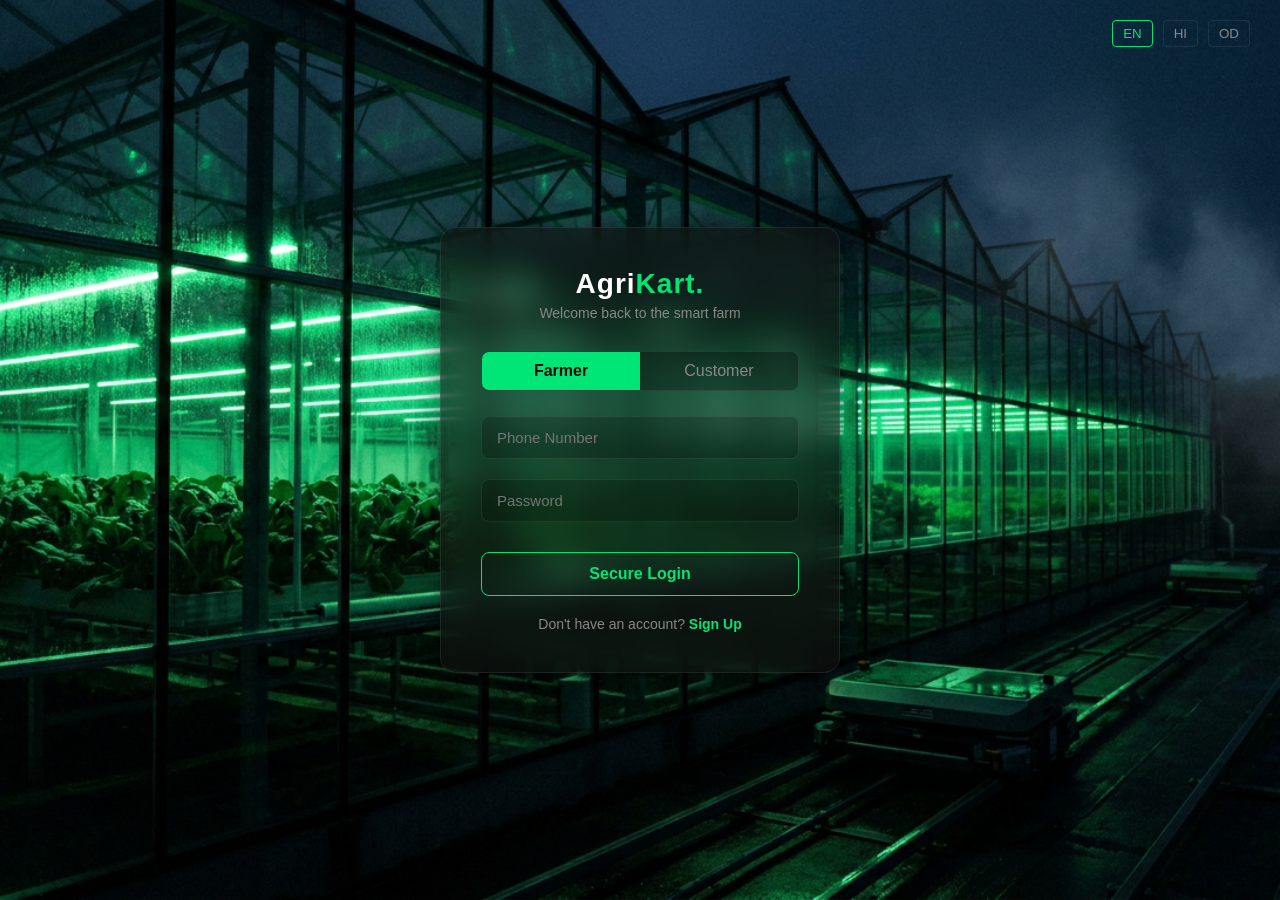
<file: frontend/index.html>
<!DOCTYPE html>
<html lang="en">
<head>
    <meta charset="UTF-8">
    <meta name="viewport" content="width=device-width, initial-scale=1.0">
    <title>AgriKart - Premium Marketplace</title>
    <link rel="stylesheet" href="style.css">
</head>
<body>
    <!-- Premium Glass Navbar -->
    <nav class="navbar">
        <div class="logo">Agri<span>Kart.</span></div>
        <div class="nav-links">
            <a href="index.html" class="active">Market</a>
            <a href="orders.html">My Orders</a>
            <a href="login.html">Login</a>
            <div class="lang-bar">
                <button class="lang-btn active">EN</button>
                <button class="lang-btn">HI</button>
                <button class="lang-btn">OD</button>
            </div>
        </div>
    </nav>

    <!-- Animated Hero Section -->
    <header class="hero">
        <div class="hero-content">
            <h1 class="fade-in-up">Fresh From The <span>Smart Farm</span></h1>
            <p class="fade-in-up delay-1">Premium organic produce directly to your doorstep.</p>
            <div class="search-box fade-in-up delay-2">
                <input type="text" id="searchBar" placeholder="Search for grains, vegetables, farmers...">
            </div>
        </div>
    </header>

    <!-- Dynamic Product Grid -->
    <main class="container">
        <div class="section-header">
            <h2>Live Stock</h2>
            <div class="live-indicator"><span></span> Syncing with Farms</div>
        </div>
        
        <!-- API se data yahan aayega -->
        <div class="product-grid" id="productGrid"></div> 
    </main>

    <!-- Minimalist Footer -->
    <footer>
        <div class="footer-content">
            <h2>Agri<span>Kart.</span></h2>
            <p>Empowering Farmers, Delivering Quality.</p>
            <p class="copyright">&copy; 2026 AgriKart Project. All rights reserved.</p>
        </div>
    </footer>

    <!-- Premium Razorpay-Style Payment Modal -->
    <div id="paymentModal" class="payment-overlay" style="display: none;">
        <div class="payment-box fade-in-up">
            <div class="payment-header">
                <h3>Agri<span>Kart.</span> Pay</h3>
                <button id="closeModal" class="close-btn">&times;</button>
            </div>
            <div class="payment-body">
                <p class="order-id">Total Amount due for Order</p>
                <h2 class="amount">₹<span id="modalAmount">0.00</span></h2>
                
                <div class="payment-methods">
                    <label class="pay-method">
                        <input type="radio" name="payMethod" value="UPI" checked> UPI / QR Code (GPay, PhonePe)
                    </label>
                    <label class="pay-method">
                        <input type="radio" name="payMethod" value="CARD"> Credit / Debit Card
                    </label>
                    <label class="pay-method">
                        <input type="radio" name="payMethod" value="NETBANKING"> Net Banking
                    </label>
                </div>

                <button id="processPaymentBtn" class="pay-btn">
                    Secure Pay ₹<span id="btnAmount">0.00</span>
                </button>
            </div>
        </div>
    </div>

    <script src="config.js"></script>
    <script src="script.js"></script>
</body>
</html>
</file>
<file: frontend/style.css>
:root {
    --bg-dark: #0a0a0a;
    --surface-dark: #121212;
    --glass-bg: rgba(255, 255, 255, 0.03);
    --glass-border: rgba(255, 255, 255, 0.08);
    --neon-green: #00e676;
    --neon-glow: rgba(0, 230, 118, 0.3);
    --text-main: #ffffff;
    --text-muted: #888888;
}

* {
    margin: 0;
    padding: 0;
    box-sizing: border-box;
    font-family: 'Segoe UI', sans-serif;
}

body {
    background-color: var(--bg-dark);
    color: var(--text-main);
    overflow-x: hidden;
}

/* Glass Navbar */
.navbar {
    position: fixed;
    top: 0;
    width: 100%;
    padding: 20px 5%;
    display: flex;
    justify-content: space-between;
    align-items: center;
    background: rgba(10, 10, 10, 0.8);
    backdrop-filter: blur(12px);
    border-bottom: 1px solid var(--glass-border);
    z-index: 1000;
}

.logo {
    font-size: 24px;
    font-weight: bold;
    letter-spacing: 1px;
}

.logo span { color: var(--neon-green); }

.nav-links {
    display: flex;
    align-items: center;
    gap: 30px;
}

.nav-links a {
    color: var(--text-muted);
    text-decoration: none;
    font-weight: 500;
    transition: 0.3s;
}

.nav-links a:hover, .nav-links a.active {
    color: var(--neon-green);
}

.lang-bar { display: flex; gap: 8px; }
.lang-btn {
    background: transparent;
    border: 1px solid var(--glass-border);
    color: var(--text-muted);
    padding: 4px 8px;
    border-radius: 4px;
    cursor: pointer;
    font-size: 12px;
    transition: 0.3s;
}
.lang-btn.active, .lang-btn:hover {
    color: var(--neon-green);
    border-color: var(--neon-green);
}

/* Hero Section */
.hero {
    height: 60vh;
    display: flex;
    justify-content: center;
    align-items: center;
    text-align: center;
    background: radial-gradient(circle at center, #1a2a20 0%, var(--bg-dark) 70%);
    padding: 0 20px;
    margin-top: 50px;
}

.hero h1 { font-size: 48px; margin-bottom: 15px; }
.hero h1 span { color: var(--neon-green); }
.hero p { color: var(--text-muted); font-size: 18px; margin-bottom: 30px; }

.search-box input {
    width: 100%;
    max-width: 500px;
    padding: 15px 25px;
    border-radius: 30px;
    border: 1px solid var(--glass-border);
    background: var(--glass-bg);
    color: white;
    font-size: 16px;
    outline: none;
    transition: 0.3s;
}

.search-box input:focus {
    border-color: var(--neon-green);
    box-shadow: 0 0 20px var(--neon-glow);
}

/* Container & Grid */
.container { padding: 50px 5%; }

.section-header {
    display: flex;
    justify-content: space-between;
    align-items: center;
    margin-bottom: 40px;
}

.live-indicator {
    display: flex;
    align-items: center;
    gap: 8px;
    color: var(--neon-green);
    font-size: 14px;
}
.live-indicator span {
    width: 8px; height: 8px;
    background: var(--neon-green);
    border-radius: 50%;
    animation: pulse 1.5s infinite;
}

.product-grid {
    display: grid;
    grid-template-columns: repeat(auto-fit, minmax(300px, 1fr));
    gap: 30px;
}

/* Glass Product Cards */
.card {
    background: var(--surface-dark);
    border: 1px solid var(--glass-border);
    border-radius: 16px;
    padding: 25px;
    transition: all 0.4s ease;
    position: relative;
    overflow: hidden;
}

.card:hover {
    transform: translateY(-10px);
    border-color: var(--neon-green);
    box-shadow: 0 10px 30px var(--neon-glow);
}

.card h3 { font-size: 22px; margin-bottom: 10px; }
.card .desc { color: var(--text-muted); font-size: 14px; margin-bottom: 20px; line-height: 1.5; }
.card .price { font-size: 28px; font-weight: bold; color: var(--neon-green); margin-bottom: 5px; }
.card .stock { font-size: 12px; color: var(--text-muted); margin-bottom: 20px; }
.card .farmer { font-size: 13px; color: #aaa; margin-bottom: 20px; display: flex; align-items: center; gap: 5px;}

.buy-btn {
    width: 100%;
    padding: 12px;
    background: transparent;
    border: 1px solid var(--neon-green);
    color: var(--neon-green);
    border-radius: 8px;
    font-size: 16px;
    font-weight: 600;
    cursor: pointer;
    transition: 0.3s;
}

.buy-btn:hover {
    background: var(--neon-green);
    color: var(--bg-dark);
}

/* Footer */
footer {
    text-align: center;
    padding: 40px 20px;
    border-top: 1px solid var(--glass-border);
    background: var(--surface-dark);
    margin-top: 60px;
}
footer h2 span { color: var(--neon-green); }
footer p { color: var(--text-muted); margin-top: 10px; font-size: 14px; }

/* Animations */
@keyframes pulse { 0% { box-shadow: 0 0 0 0 var(--neon-glow); } 70% { box-shadow: 0 0 0 10px rgba(0,230,118,0); } 100% { box-shadow: 0 0 0 0 rgba(0,230,118,0); } }
.fade-in-up { animation: fadeInUp 0.8s ease forwards; opacity: 0; transform: translateY(20px); }
.delay-1 { animation-delay: 0.2s; }
.delay-2 { animation-delay: 0.4s; }
@keyframes fadeInUp { to { opacity: 1; transform: translateY(0); } }

/* Razorpay Style Payment Modal */
.payment-overlay {
    position: fixed; top: 0; left: 0; width: 100%; height: 100%;
    background: rgba(0, 0, 0, 0.85);
    backdrop-filter: blur(10px);
    -webkit-backdrop-filter: blur(10px);
    display: flex; justify-content: center; align-items: center;
    z-index: 9999;
}

.payment-box {
    background: var(--surface-dark);
    border: 1px solid var(--neon-green);
    border-radius: 16px;
    width: 90%; max-width: 420px;
    padding: 25px;
    box-shadow: 0 10px 40px rgba(0, 230, 118, 0.2);
}

.payment-header {
    display: flex; justify-content: space-between; align-items: center;
    border-bottom: 1px solid var(--glass-border);
    padding-bottom: 15px; margin-bottom: 20px;
}

.payment-header h3 { font-size: 22px; }
.payment-header h3 span { color: var(--neon-green); }
.close-btn { background: none; border: none; color: white; font-size: 28px; cursor: pointer; transition: 0.3s; }
.close-btn:hover { color: red; transform: scale(1.1); }

.payment-body { text-align: center; }
.order-id { color: var(--text-muted); font-size: 14px; margin-bottom: 5px; }
.amount { font-size: 40px; color: var(--neon-green); margin-bottom: 25px; font-weight: 700; }

.payment-methods { display: flex; flex-direction: column; gap: 12px; margin-bottom: 25px; text-align: left; }
.pay-method {
    background: var(--glass-bg); padding: 15px; border-radius: 8px;
    border: 1px solid var(--glass-border); cursor: pointer; 
    display: flex; gap: 12px; align-items: center; transition: 0.3s;
    color: var(--text-muted); font-weight: 500;
}
.pay-method:hover, .pay-method:has(input:checked) {
    border-color: var(--neon-green);
    background: rgba(0, 230, 118, 0.1);
    color: var(--text-main);
}
.pay-method input { accent-color: var(--neon-green); transform: scale(1.2); }

.pay-btn {
    width: 100%; padding: 15px; background: var(--neon-green); color: var(--bg-dark);
    border: none; border-radius: 8px; font-size: 18px; font-weight: 700; 
    cursor: pointer; transition: all 0.3s ease;
}
.pay-btn:hover { box-shadow: 0 0 25px var(--neon-glow); transform: translateY(-2px); }

/* =========================================
   MY ORDERS PAGE - SPECIFIC STYLES
   ========================================= */

/* Order card ke left side mein glowing line */
.order-card { 
    border-left: 4px solid var(--neon-green); 
}

.order-header { 
    display: flex; 
    justify-content: space-between; 
    align-items: center;
    margin-bottom: 15px; 
    border-bottom: 1px solid var(--glass-border); 
    padding-bottom: 10px; 
}

.order-id { 
    color: var(--text-muted); 
    font-size: 14px; 
}

/* Status Badges Base Design */
.status-badge { 
    padding: 6px 12px; 
    border-radius: 20px; 
    font-size: 12px; 
    font-weight: 700; 
    letter-spacing: 0.5px; 
    box-shadow: 0 0 10px rgba(0,0,0,0.5);
}

/* Dynamic Status Colors (Pending = Yellow, Shipped = Blue, Delivered = Green) */
.status-PENDING { 
    background: rgba(255, 193, 7, 0.15); 
    color: #ffc107; 
    border: 1px solid #ffc107; 
}

.status-SHIPPED { 
    background: rgba(33, 150, 243, 0.15); 
    color: #2196f3; 
    border: 1px solid #2196f3; 
}

.status-DELIVERED { 
    background: rgba(0, 230, 118, 0.15); 
    color: var(--neon-green); 
    border: 1px solid var(--neon-green); 
}

.order-details p { 
    margin: 8px 0; 
    font-size: 15px; 
    color: #e0e0e0;
}

.order-total { 
    font-size: 22px; 
    font-weight: 700; 
    color: var(--neon-green); 
    margin-top: 15px; 
    text-shadow: 0 0 10px var(--neon-glow);
}
</file>
<file: frontend/login.css>
:root {
    --bg-dark: #0a0a0a;
    --glass-bg: rgba(18, 18, 18, 0.6);
    --glass-border: rgba(255, 255, 255, 0.08);
    --neon-green: #00e676;
    --text-main: #ffffff;
    --text-muted: #888888;
}

* {
    margin: 0;
    padding: 0;
    box-sizing: border-box;
    font-family: 'Segoe UI', Tahoma, Geneva, Verdana, sans-serif;
}

body {
    background-color: var(--bg-dark);
    /* Yahan humari AI image aayegi */
    background-image: url('./smart-farm-bg.jpeg'); 
    background-size: cover;
    background-position: center;
    height: 100vh;
    display: flex;
    justify-content: center;
    align-items: center;
    color: var(--text-main);
}

.lang-bar {
    position: absolute;
    top: 20px;
    right: 30px;
    display: flex;
    gap: 10px;
}

.lang-btn {
    background: transparent;
    border: 1px solid var(--glass-border);
    color: var(--text-muted);
    padding: 5px 10px;
    border-radius: 4px;
    cursor: pointer;
    transition: 0.3s;
}

.lang-btn.active, .lang-btn:hover {
    color: var(--neon-green);
    border-color: var(--neon-green);
}

.login-container {
    background: var(--glass-bg);
    backdrop-filter: blur(16px);
    -webkit-backdrop-filter: blur(16px);
    border: 1px solid var(--glass-border);
    padding: 40px;
    border-radius: 16px;
    width: 100%;
    max-width: 400px;
    box-shadow: 0 4px 30px rgba(0, 0, 0, 0.5);
}

.brand-header {
    text-align: center;
    margin-bottom: 30px;
}

.brand-header h2 {
    font-size: 28px;
    letter-spacing: 1px;
}

.brand-header h2 span {
    color: var(--neon-green);
}

.brand-header p {
    color: var(--text-muted);
    font-size: 14px;
    margin-top: 5px;
}

/* Role Toggle Switch */
.role-toggle {
    display: flex;
    background: rgba(0, 0, 0, 0.3);
    border-radius: 8px;
    margin-bottom: 25px;
    overflow: hidden;
    border: 1px solid var(--glass-border);
}

.role-toggle input {
    display: none;
}

.role-toggle label {
    flex: 1;
    text-align: center;
    padding: 10px;
    cursor: pointer;
    color: var(--text-muted);
    transition: 0.3s;
}

.role-toggle input:checked + label {
    background: var(--neon-green);
    color: var(--bg-dark);
    font-weight: bold;
}

.input-group {
    margin-bottom: 20px;
}

.input-group input {
    width: 100%;
    padding: 12px 15px;
    background: rgba(0, 0, 0, 0.2);
    border: 1px solid var(--glass-border);
    border-radius: 8px;
    color: var(--text-main);
    font-size: 15px;
    outline: none;
    transition: 0.3s;
}

/* Purane input focus rules update karna */
.input-group input:focus {
    border-color: var(--neon-green);
    box-shadow: 0 0 15px var(--neon-glow); /* Jyada glow visual feedback ke liye */
}

.submit-btn {
    width: 100%;
    padding: 12px;
    background: transparent;
    border: 1px solid var(--neon-green);
    color: var(--neon-green);
    border-radius: 8px;
    font-size: 16px;
    font-weight: 600;
    cursor: pointer;
    transition: all 0.3s ease;
    margin-top: 10px;
}

.submit-btn:hover {
    background: var(--neon-green);
    color: var(--bg-dark);
    box-shadow: 0 0 20px rgba(0, 230, 118, 0.4);
}

.toggle-text {
    text-align: center;
    margin-top: 20px;
    font-size: 14px;
    color: var(--text-muted);
}
.toggle-text a {
    color: var(--neon-green);
    text-decoration: none;
    font-weight: 600;
    transition: 0.3s;
}
.toggle-text a:hover {
    text-shadow: 0 0 10px var(--neon-glow);
}
</file>
